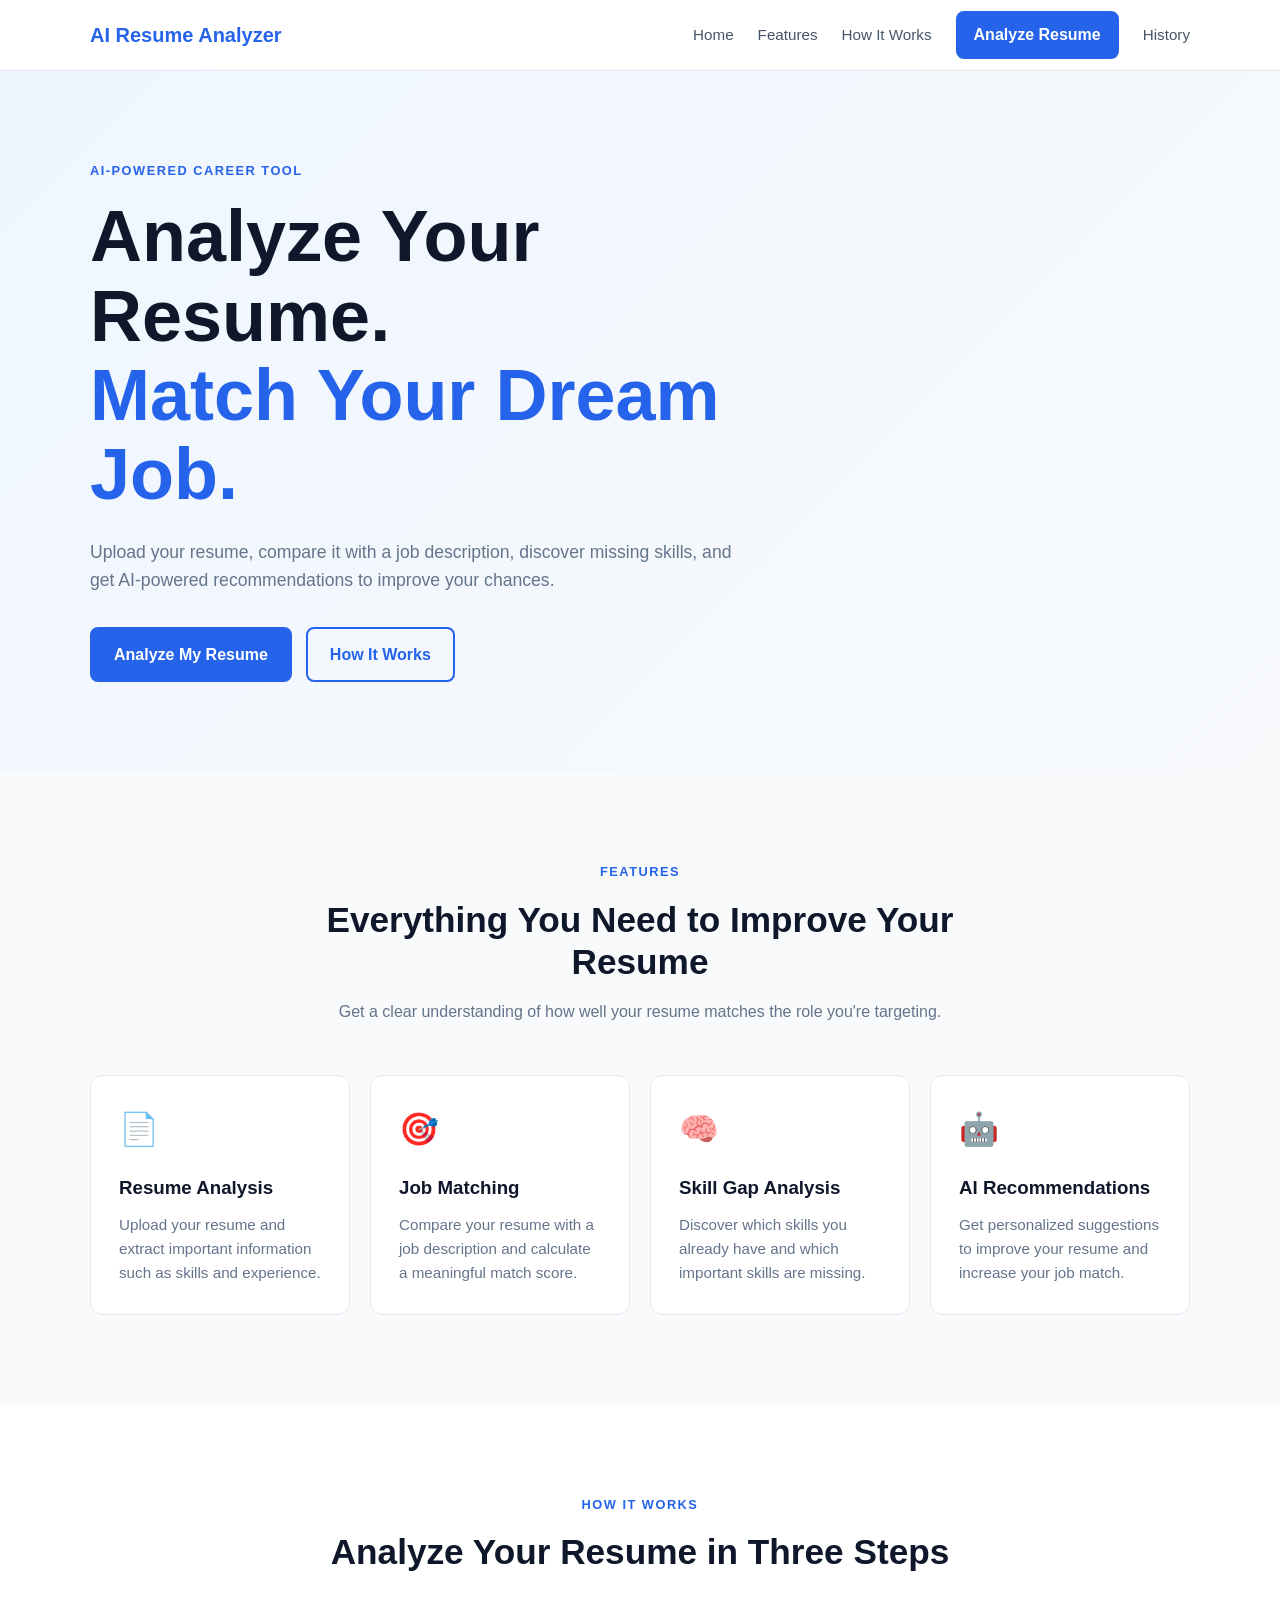
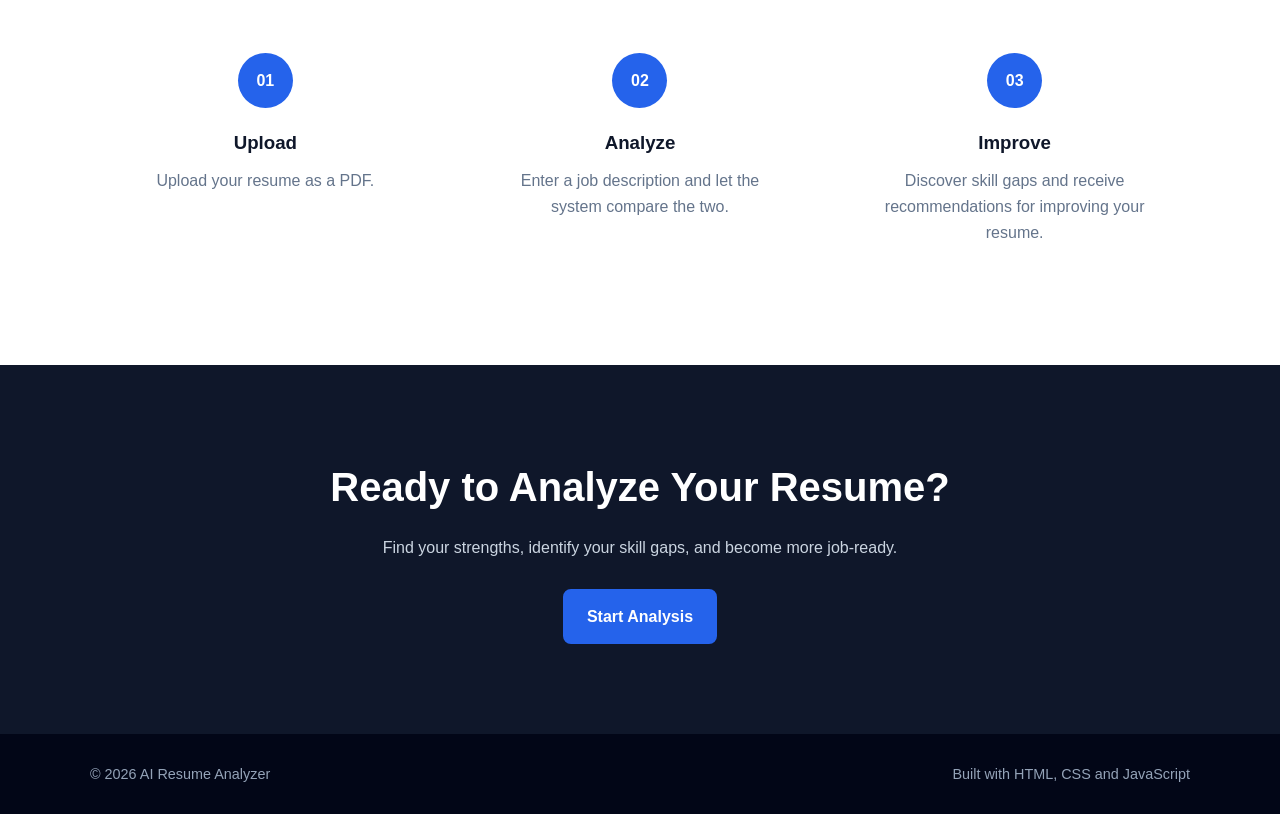
<file: frontend/index.html>
<!DOCTYPE html>
<html lang="en">
<head>
    <meta charset="UTF-8">
    <meta name="viewport" content="width=device-width, initial-scale=1.0">

    <title>AI Resume Analyzer</title>

    <link rel="stylesheet" href="css/style.css">
</head>

<body>

    <!-- Navigation -->
    <header>
        <nav class="navbar container">

            <a href="index.html" class="logo">
                AI Resume Analyzer
            </a>

            <div class="nav-links">
                <a href="index.html">Home</a>
                <a href="#features">Features</a>
                <a href="#how-it-works">How It Works</a>
                <a href="analyze.html" class="btn btn-small">Analyze Resume</a>
                <a href="history.html">History</a>
            </div>

        </nav>
    </header>


    <!-- Hero Section -->
    <main>

        <section class="hero">

            <div class="container hero-content">

                <div class="hero-text">

                    <p class="hero-label">AI-POWERED CAREER TOOL</p>

                    <h1>
                        Analyze Your Resume.
                        <span>Match Your Dream Job.</span>
                    </h1>

                    <p class="hero-description">
                        Upload your resume, compare it with a job description,
                        discover missing skills, and get AI-powered recommendations
                        to improve your chances.
                    </p>

                    <div class="hero-buttons">
                        <a href="analyze.html" class="btn">
                            Analyze My Resume
                        </a>

                        <a href="#how-it-works" class="btn btn-secondary">
                            How It Works
                        </a>
                    </div>

                </div>

            </div>

        </section>


        <!-- Features Section -->
        <section id="features" class="section">

            <div class="container">

                <div class="section-heading">
                    <p class="section-label">FEATURES</p>

                    <h2>
                        Everything You Need to Improve Your Resume
                    </h2>

                    <p>
                        Get a clear understanding of how well your resume
                        matches the role you're targeting.
                    </p>
                </div>


                <div class="features-grid">

                    <article class="card">

                        <div class="card-icon">📄</div>

                        <h3>Resume Analysis</h3>

                        <p>
                            Upload your resume and extract important
                            information such as skills and experience.
                        </p>

                    </article>


                    <article class="card">

                        <div class="card-icon">🎯</div>

                        <h3>Job Matching</h3>

                        <p>
                            Compare your resume with a job description
                            and calculate a meaningful match score.
                        </p>

                    </article>


                    <article class="card">

                        <div class="card-icon">🧠</div>

                        <h3>Skill Gap Analysis</h3>

                        <p>
                            Discover which skills you already have and
                            which important skills are missing.
                        </p>

                    </article>


                    <article class="card">

                        <div class="card-icon">🤖</div>

                        <h3>AI Recommendations</h3>

                        <p>
                            Get personalized suggestions to improve your
                            resume and increase your job match.
                        </p>

                    </article>

                </div>

            </div>

        </section>


        <!-- How It Works -->
        <section id="how-it-works" class="section section-alt">

            <div class="container">

                <div class="section-heading">

                    <p class="section-label">HOW IT WORKS</p>

                    <h2>
                        Analyze Your Resume in Three Steps
                    </h2>

                </div>


                <div class="steps-grid">

                    <article class="step">

                        <div class="step-number">01</div>

                        <h3>Upload</h3>

                        <p>
                            Upload your resume as a PDF.
                        </p>

                    </article>


                    <article class="step">

                        <div class="step-number">02</div>

                        <h3>Analyze</h3>

                        <p>
                            Enter a job description and let the system
                            compare the two.
                        </p>

                    </article>


                    <article class="step">

                        <div class="step-number">03</div>

                        <h3>Improve</h3>

                        <p>
                            Discover skill gaps and receive recommendations
                            for improving your resume.
                        </p>

                    </article>

                </div>

            </div>

        </section>


        <!-- Call To Action -->
        <section class="cta">

            <div class="container cta-content">

                <h2>
                    Ready to Analyze Your Resume?
                </h2>

                <p>
                    Find your strengths, identify your skill gaps,
                    and become more job-ready.
                </p>

                <a href="analyze.html" class="btn">
                    Start Analysis
                </a>

            </div>

        </section>

    </main>


    <!-- Footer -->
    <footer>

        <div class="container footer-content">

            <p>
                © 2026 AI Resume Analyzer
            </p>

            <p>
                Built with HTML, CSS and JavaScript
            </p>

        </div>

    </footer>


</body>
</html>
</file>
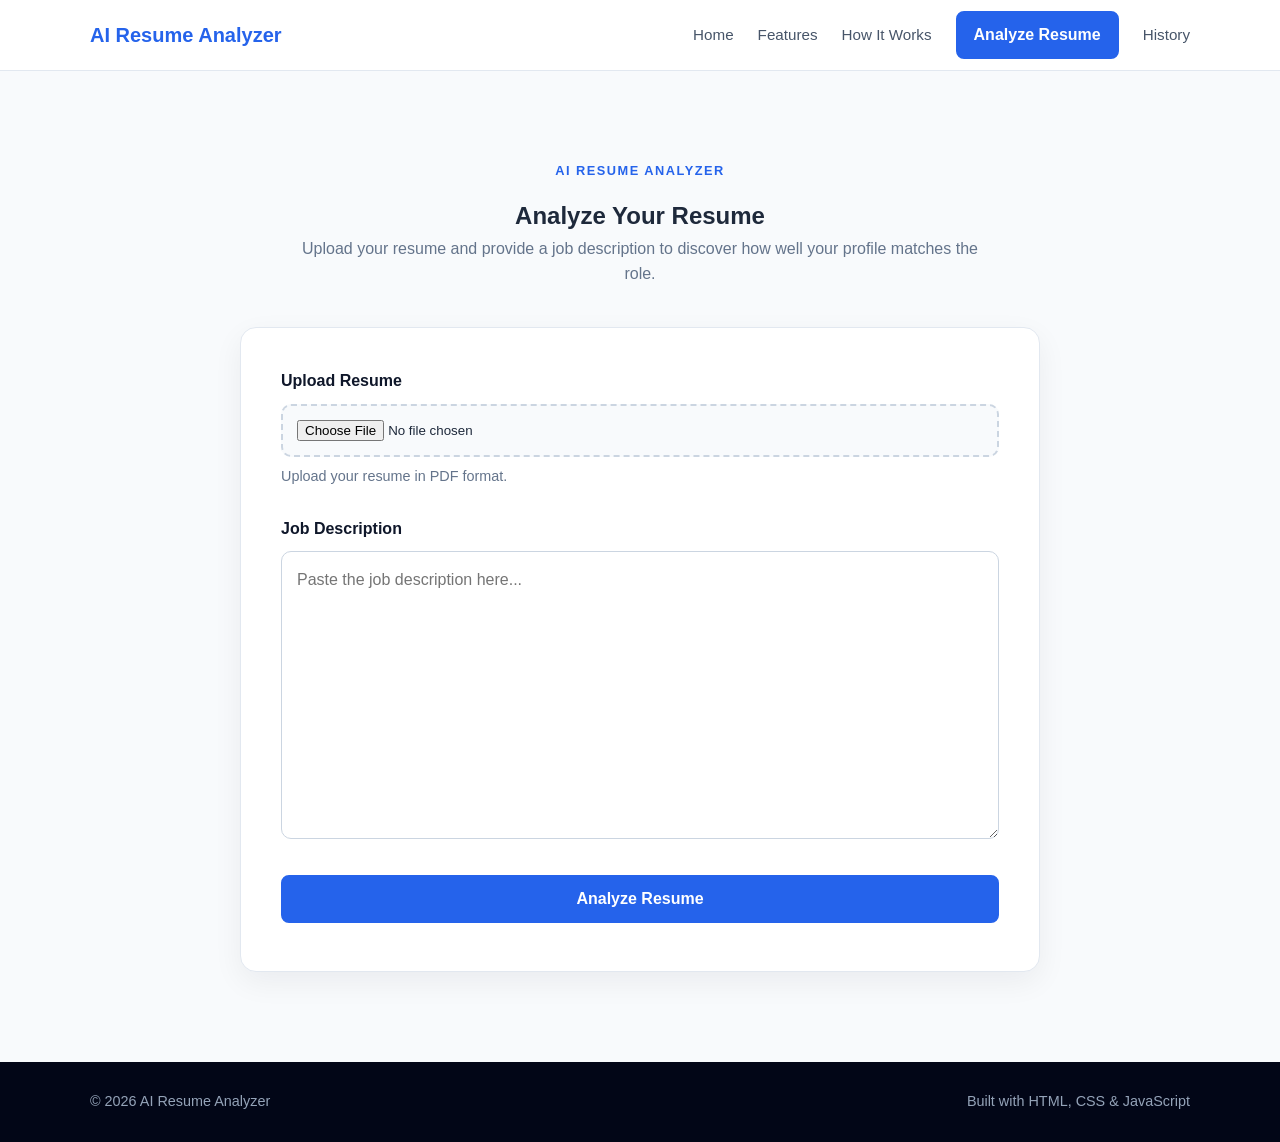
<file: frontend/analyze.html>
<!DOCTYPE html>
<html lang="en">
<head>
    <meta charset="UTF-8">
    <meta name="viewport" content="width=device-width, initial-scale=1.0">

    <title>Analyze Resume | AI Resume Analyzer</title>

    <link rel="stylesheet" href="css/style.css">
</head>

<body>

    <!-- ==============================
         NAVBAR
    =============================== -->

    <header>
        <nav class="navbar container">

            <a href="index.html" class="logo">
                AI Resume Analyzer
            </a>

            <div class="nav-links">
                <a href="index.html">Home</a>
                <a href="index.html#features">Features</a>
                <a href="index.html#how-it-works">How It Works</a>
                <a href="analyze.html" class="btn btn-small">
                    Analyze Resume
                </a>
                <a href="history.html">History</a>
            </div>

        </nav>
    </header>


    <!-- ==============================
         ANALYZER SECTION
    =============================== -->

    <main>

        <section class="section analyzer-section">

            <div class="container">

                <div class="section-heading">

                    <p class="section-label">
                        AI RESUME ANALYZER
                    </p>

                    <h1>
                        Analyze Your Resume
                    </h1>

                    <p>
                        Upload your resume and provide a job description
                        to discover how well your profile matches the role.
                    </p>

                </div>


                <!-- ==============================
                     ANALYZER FORM
                =============================== -->

                <form id="resumeForm" class="analyzer-form" onsubmit="return false;">


                    <!-- Resume Upload -->

                    <div class="form-group">

                        <label for="resume">
                            Upload Resume
                        </label>

                        <input
                            type="file"
                            id="resume"
                            name="resume"
                            accept=".pdf"
                        >

                        <p class="form-help">
                            Upload your resume in PDF format.
                        </p>

                        <p
                            id="fileName"
                            class="file-name"
                        ></p>

                        <p
                            id="fileError"
                            class="form-error"
                        ></p>

                    </div>


                    <!-- Job Description -->

                    <div class="form-group">

                        <label for="jobDescription">
                            Job Description
                        </label>

                        <textarea
                            id="jobDescription"
                            name="jobDescription"
                            rows="10"
                            placeholder="Paste the job description here..."
                        ></textarea>

                        <p
                            id="jobError"
                            class="form-error"
                        ></p>

                    </div>


                    <!-- Analyze Button -->

                    <button
                        type="button"
                        id="analyzeButton"
                        class="btn analyze-button"
                    >
                        Analyze Resume
                    </button>


                    <!-- Loading Message -->

                    <div
                        id="loadingMessage"
                        class="loading-message"
                        hidden
                    >
                        <p>
                            Analyzing your resume...
                        </p>

                        <p class="form-help">
                            Please wait while we process your resume.
                        </p>
                    </div>


                    <!-- General Error -->

                    <p
                        id="generalError"
                        class="form-error"
                    ></p>

                </form>

            </div>

        </section>

    </main>


    <!-- ==============================
         FOOTER
    =============================== -->

    <footer>

        <div class="footer-content container">

            <p>
                © 2026 AI Resume Analyzer
            </p>

            <p>
                Built with HTML, CSS & JavaScript
            </p>

        </div>

    </footer>

<script src="js/analyze.js"></script>
</body>
</html>
</file>
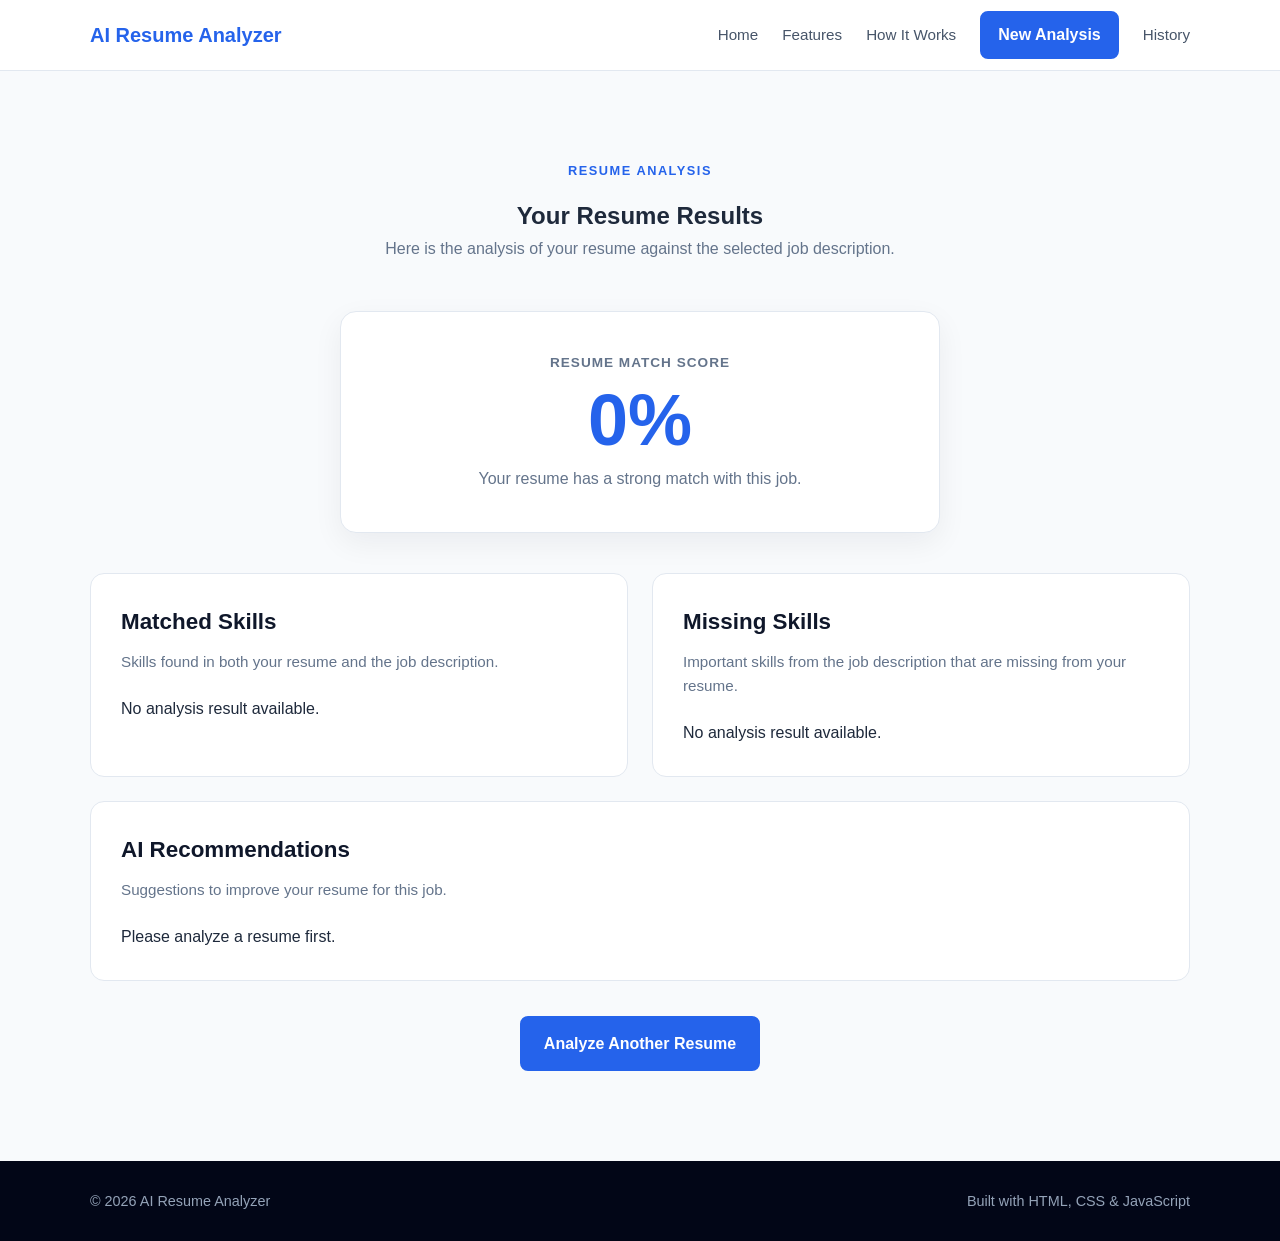
<file: frontend/dashboard.html>
<!DOCTYPE html>
<html lang="en">

<head>
    <meta charset="UTF-8">
    <meta name="viewport" content="width=device-width, initial-scale=1.0">

    <title>Analysis Results | AI Resume Analyzer</title>

    <link rel="stylesheet" href="css/style.css">
</head>

<body>

    <!-- ==============================
         NAVBAR
    =============================== -->

    <header>

        <nav class="navbar container">

            <a href="index.html" class="logo">
                AI Resume Analyzer
            </a>

            <div class="nav-links">

                <a href="index.html">
                    Home
                </a>

                <a href="index.html#features">
                    Features
                </a>

                <a href="index.html#how-it-works">
                    How It Works
                </a>

                <a href="analyze.html" class="btn btn-small">
                    New Analysis
                </a>
                <a href="history.html">History</a>
            </div>

        </nav>

    </header>


    <!-- ==============================
         DASHBOARD
    =============================== -->

    <main>

        <section class="section dashboard-section">

            <div class="container">

                <!-- Page Heading -->

                <div class="section-heading">

                    <p class="section-label">
                        RESUME ANALYSIS
                    </p>

                    <h1>
                        Your Resume Results
                    </h1>

                    <p>
                        Here is the analysis of your resume against
                        the selected job description.
                    </p>

                </div>


                <!-- ==============================
                     MATCH SCORE
                =============================== -->

                <div class="score-card">

                    <p class="score-label">
                        RESUME MATCH SCORE
                    </p>

                    <div class="score">
                        <span id="matchScore">82</span>%
                    </div>

                    <p class="score-description">
                        Your resume has a strong match with this job.
                    </p>

                </div>


                <!-- ==============================
                     SKILLS GRID
                =============================== -->

                <div class="results-grid">


                    <!-- Matched Skills -->

                    <article class="result-card">

                        <h2>
                            Matched Skills
                        </h2>

                        <p class="result-description">
                            Skills found in both your resume and
                            the job description.
                        </p>

                        <div
                            id="matchedSkills"
                            class="skill-list"
                        >

                            <span class="skill matched">
                                Python
                            </span>

                            <span class="skill matched">
                                Django
                            </span>

                            <span class="skill matched">
                                PostgreSQL
                            </span>

                            <span class="skill matched">
                                Git
                            </span>

                        </div>

                    </article>


                    <!-- Missing Skills -->

                    <article class="result-card">

                        <h2>
                            Missing Skills
                        </h2>

                        <p class="result-description">
                            Important skills from the job description
                            that are missing from your resume.
                        </p>

                        <div
                            id="missingSkills"
                            class="skill-list"
                        >

                            <span class="skill missing">
                                Docker
                            </span>

                            <span class="skill missing">
                                AWS
                            </span>

                            <span class="skill missing">
                                React
                            </span>

                        </div>

                    </article>

                </div>


                <!-- ==============================
                     AI RECOMMENDATIONS
                =============================== -->

                <article class="recommendations-card">

                    <h2>
                        AI Recommendations
                    </h2>

                    <p class="result-description">
                        Suggestions to improve your resume
                        for this job.
                    </p>

                    <div
                        id="recommendations"
                        class="recommendations-list"
                    >

                        <div class="recommendation">
                            <span class="recommendation-number">
                                01
                            </span>

                            <p>
                                Add more REST API development
                                experience to your projects.
                            </p>
                        </div>


                        <div class="recommendation">
                            <span class="recommendation-number">
                                02
                            </span>

                            <p>
                                Highlight your PostgreSQL
                                database experience.
                            </p>
                        </div>


                        <div class="recommendation">
                            <span class="recommendation-number">
                                03
                            </span>

                            <p>
                                Consider adding Docker experience
                                to your technical skills.
                            </p>
                        </div>

                    </div>

                </article>


                <!-- ==============================
                     ACTION
                =============================== -->

                <div class="dashboard-action">

                    <a
                        href="analyze.html"
                        class="btn"
                    >
                        Analyze Another Resume
                    </a>

                </div>

            </div>

        </section>

    </main>


    <!-- ==============================
         FOOTER
    =============================== -->

    <footer>

        <div class="footer-content container">

            <p>
                © 2026 AI Resume Analyzer
            </p>

            <p>
                Built with HTML, CSS & JavaScript
            </p>

        </div>

    </footer>
<script src="js/dashboard.js"></script>
</body>

</html>
</file>
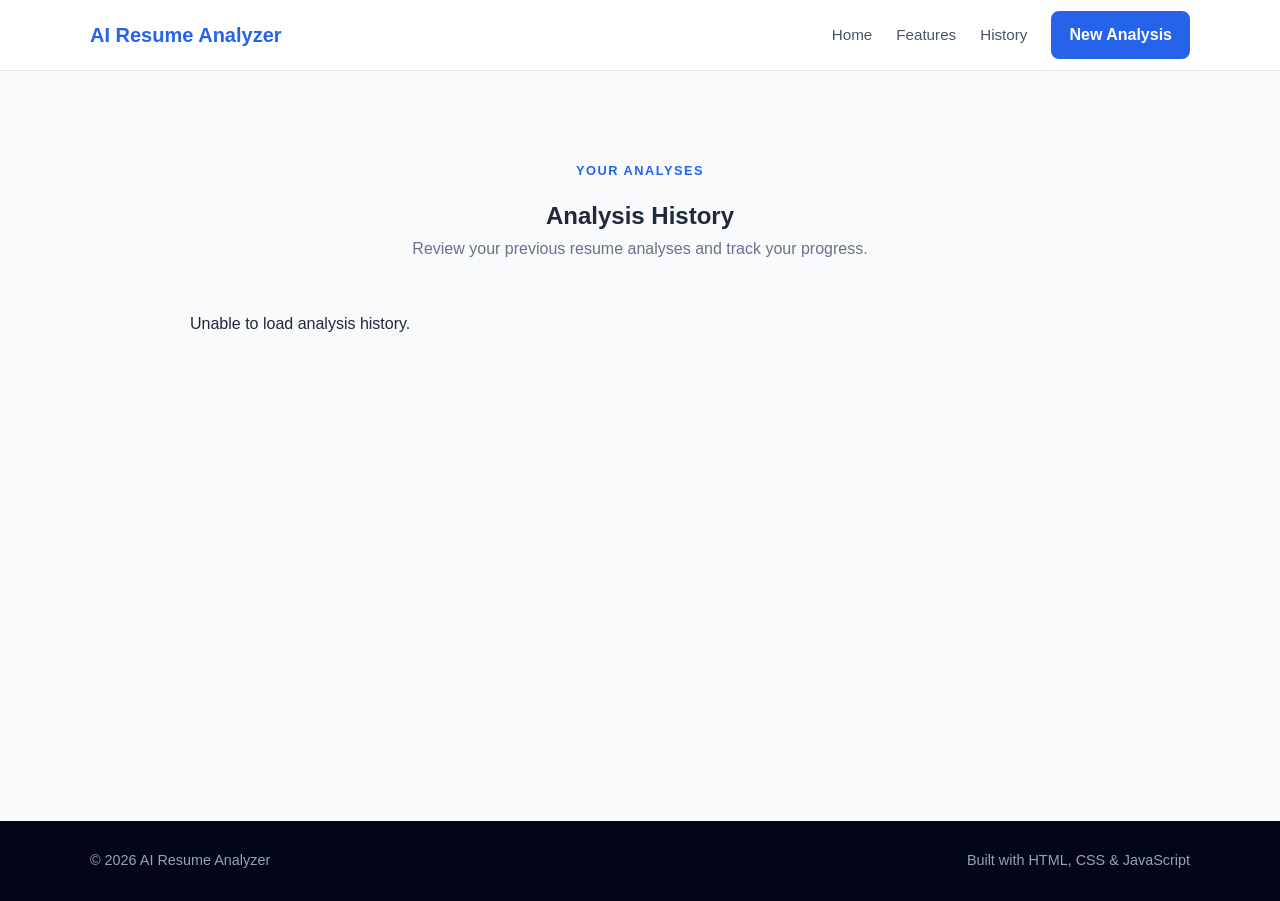
<file: frontend/history.html>
<!DOCTYPE html>
<html lang="en">

<head>
    <meta charset="UTF-8">
    <meta name="viewport" content="width=device-width, initial-scale=1.0">

    <title>Analysis History | AI Resume Analyzer</title>

    <link rel="stylesheet" href="css/style.css">
</head>

<body>

    <!-- ==============================
         NAVBAR
    =============================== -->

    <header>

        <nav class="navbar container">

            <a href="index.html" class="logo">
                AI Resume Analyzer
            </a>

            <div class="nav-links">

                <a href="index.html">
                    Home
                </a>

                <a href="index.html#features">
                    Features
                </a>

                <a href="history.html">
                    History
                </a>

                <a href="analyze.html" class="btn btn-small">
                    New Analysis
                </a>

            </div>

        </nav>

    </header>


    <!-- ==============================
         HISTORY
    =============================== -->

    <main>

        <section class="section history-section">

            <div class="container">

                <div class="section-heading">

                    <p class="section-label">
                        YOUR ANALYSES
                    </p>

                    <h1>
                        Analysis History
                    </h1>

                    <p>
                        Review your previous resume analyses
                        and track your progress.
                    </p>

                </div>


                <!-- ==============================
                     HISTORY LIST
                =============================== -->

                <div
                    id="historyList"
                    class="history-list"
                >

                    <!-- History item 1 -->

                    <article class="history-card">

                        <div class="history-info">

                            <h2>
                                Python Developer
                            </h2>

                            <p>
                                Resume: abhilash_resume.pdf
                            </p>

                            <span>
                                September 10, 2026
                            </span>

                        </div>

                        <div class="history-score">

                            <strong>
                                87%
                            </strong>

                            <a
                                href="dashboard.html"
                                class="btn btn-small"
                            >
                                View Results
                            </a>

                        </div>

                    </article>


                    <!-- History item 2 -->

                    <article class="history-card">

                        <div class="history-info">

                            <h2>
                                AI/ML Engineer
                            </h2>

                            <p>
                                Resume: abhilash_resume.pdf
                            </p>

                            <span>
                                September 8, 2026
                            </span>

                        </div>

                        <div class="history-score">

                            <strong>
                                79%
                            </strong>

                            <a
                                href="dashboard.html"
                                class="btn btn-small"
                            >
                                View Results
                            </a>

                        </div>

                    </article>


                    <!-- History item 3 -->

                    <article class="history-card">

                        <div class="history-info">

                            <h2>
                                Backend Developer
                            </h2>

                            <p>
                                Resume: abhilash_resume.pdf
                            </p>

                            <span>
                                September 5, 2026
                            </span>

                        </div>

                        <div class="history-score">

                            <strong>
                                72%
                            </strong>

                            <a
                                href="dashboard.html"
                                class="btn btn-small"
                            >
                                View Results
                            </a>

                        </div>

                    </article>

                </div>

            </div>

        </section>

    </main>


    <!-- ==============================
         FOOTER
    =============================== -->

    <footer>

        <div class="footer-content container">

            <p>
                © 2026 AI Resume Analyzer
            </p>

            <p>
                Built with HTML, CSS & JavaScript
            </p>

        </div>

    </footer>
<script src="js/history.js"></script>
</body>

</html>
</file>
<file: frontend/css/style.css>
/* =========================================
   GLOBAL RESET
========================================= */

* {
    margin: 0;
    padding: 0;
    box-sizing: border-box;
}

html {
    scroll-behavior: smooth;
}

body {
    font-family: Arial, Helvetica, sans-serif;
    line-height: 1.6;
    background: #f8fafc;
    color: #1e293b;
}

a {
    text-decoration: none;
    color: inherit;
}

.container {
    width: min(1100px, 90%);
    margin: 0 auto;
}


/* =========================================
   NAVBAR
========================================= */

header {
    background: #ffffff;
    border-bottom: 1px solid #e2e8f0;
    position: sticky;
    top: 0;
    z-index: 1000;
}

.navbar {
    min-height: 70px;
    display: flex;
    align-items: center;
    justify-content: space-between;
    gap: 30px;
}

.logo {
    font-size: 1.25rem;
    font-weight: 700;
    color: #2563eb;
}

.nav-links {
    display: flex;
    align-items: center;
    gap: 24px;
}

.nav-links > a:not(.btn) {
    color: #475569;
    font-size: 0.95rem;
    transition: color 0.2s ease;
}

.nav-links > a:not(.btn):hover {
    color: #2563eb;
}


/* =========================================
   BUTTONS
========================================= */

.btn {
    display: inline-block;
    padding: 13px 22px;
    border-radius: 8px;
    background: #2563eb;
    color: #ffffff;
    font-weight: 600;
    border: 2px solid #2563eb;
    transition: all 0.2s ease;
}

.btn:hover {
    background: #1d4ed8;
    border-color: #1d4ed8;
    transform: translateY(-2px);
}

.btn-secondary {
    background: transparent;
    color: #2563eb;
}

.btn-secondary:hover {
    background: #eff6ff;
    color: #1d4ed8;
}

.btn-small {
    padding: 9px 16px;
}


/* =========================================
   HERO
========================================= */

.hero {
    min-height: 650px;
    display: flex;
    align-items: center;
    background: linear-gradient(
        135deg,
        #eff6ff,
        #f8fafc
    );
}

.hero-content {
    padding: 90px 0;
}

.hero-text {
    max-width: 760px;
}

.hero-label,
.section-label {
    color: #2563eb;
    font-size: 0.8rem;
    font-weight: 700;
    letter-spacing: 1.5px;
    margin-bottom: 16px;
}

.hero h1 {
    font-size: clamp(2.5rem, 6vw, 4.5rem);
    line-height: 1.1;
    margin-bottom: 24px;
    color: #0f172a;
}

.hero h1 span {
    display: block;
    color: #2563eb;
}

.hero-description {
    max-width: 650px;
    font-size: 1.1rem;
    color: #64748b;
    margin-bottom: 32px;
}

.hero-buttons {
    display: flex;
    gap: 14px;
    flex-wrap: wrap;
}


/* =========================================
   SECTIONS
========================================= */

.section {
    padding: 90px 0;
}

.section-alt {
    background: #ffffff;
}

.section-heading {
    max-width: 700px;
    margin: 0 auto 50px;
    text-align: center;
}

.section-heading h2 {
    font-size: 2.2rem;
    line-height: 1.2;
    color: #0f172a;
    margin-bottom: 16px;
}

.section-heading > p:last-child {
    color: #64748b;
}


/* =========================================
   FEATURES
========================================= */

.features-grid {
    display: grid;
    grid-template-columns: repeat(4, 1fr);
    gap: 20px;
}

.card {
    background: #ffffff;
    border: 1px solid #e2e8f0;
    border-radius: 12px;
    padding: 28px;
    transition: transform 0.2s ease, box-shadow 0.2s ease;
}

.card:hover {
    transform: translateY(-5px);
    box-shadow: 0 12px 30px rgba(15, 23, 42, 0.08);
}

.card-icon {
    font-size: 2rem;
    margin-bottom: 18px;
}

.card h3 {
    color: #0f172a;
    margin-bottom: 10px;
}

.card p {
    color: #64748b;
    font-size: 0.95rem;
}


/* =========================================
   HOW IT WORKS
========================================= */

.steps-grid {
    display: grid;
    grid-template-columns: repeat(3, 1fr);
    gap: 24px;
}

.step {
    padding: 30px;
    text-align: center;
}

.step-number {
    width: 55px;
    height: 55px;
    margin: 0 auto 20px;
    border-radius: 50%;
    display: flex;
    align-items: center;
    justify-content: center;
    background: #2563eb;
    color: #ffffff;
    font-weight: 700;
}

.step h3 {
    margin-bottom: 10px;
    color: #0f172a;
}

.step p {
    color: #64748b;
}


/* =========================================
   CALL TO ACTION
========================================= */

.cta {
    padding: 90px 0;
    background: #0f172a;
    color: #ffffff;
}

.cta-content {
    text-align: center;
    max-width: 700px;
}

.cta h2 {
    font-size: 2.5rem;
    margin-bottom: 16px;
}

.cta p {
    color: #cbd5e1;
    margin-bottom: 28px;
}


/* =========================================
   FOOTER
========================================= */

footer {
    background: #020617;
    color: #94a3b8;
}

.footer-content {
    min-height: 80px;
    display: flex;
    align-items: center;
    justify-content: space-between;
    gap: 20px;
    font-size: 0.9rem;
}


/* =========================================
   RESPONSIVE DESIGN
========================================= */

@media (max-width: 900px) {

    .features-grid {
        grid-template-columns: repeat(2, 1fr);
    }

    .hero {
        min-height: auto;
    }

    .hero-content {
        padding: 70px 0;
    }
}


@media (max-width: 700px) {

    .navbar {
        flex-direction: column;
        padding: 20px 0;
    }

    .nav-links {
        flex-wrap: wrap;
        justify-content: center;
        gap: 14px;
    }

    .hero {
        text-align: center;
    }

    .hero-text {
        margin: 0 auto;
    }

    .hero-buttons {
        justify-content: center;
    }

    .features-grid,
    .steps-grid {
        grid-template-columns: 1fr;
    }

    .section {
        padding: 70px 0;
    }

    .section-heading h2 {
        font-size: 1.8rem;
    }

    .footer-content {
        flex-direction: column;
        justify-content: center;
        text-align: center;
        padding: 20px 0;
    }
}


@media (max-width: 450px) {

    .nav-links {
        flex-direction: column;
    }

    .hero h1 {
        font-size: 2.3rem;
    }

    .hero-description {
        font-size: 1rem;
    }

    .btn {
        width: 100%;
        text-align: center;
    }
}
/* =========================================
   ANALYZER PAGE
========================================= */

.analyzer-section {
    background: #f8fafc;
    min-height: calc(100vh - 150px);
}

.analyzer-section .section-heading {
    margin-bottom: 40px;
}


/* =========================================
   ANALYZER FORM
========================================= */

.analyzer-form {
    max-width: 800px;
    margin: 0 auto;
    padding: 40px;
    background: #ffffff;
    border: 1px solid #e2e8f0;
    border-radius: 16px;
    box-shadow: 0 10px 30px rgba(15, 23, 42, 0.06);
}


/* =========================================
   FORM GROUP
========================================= */

.form-group {
    margin-bottom: 28px;
}

.form-group label {
    display: block;
    margin-bottom: 10px;
    color: #0f172a;
    font-weight: 700;
}


/* =========================================
   FILE INPUT
========================================= */

.form-group input[type="file"] {
    width: 100%;
    padding: 14px;
    border: 2px dashed #cbd5e1;
    border-radius: 10px;
    background: #f8fafc;
    cursor: pointer;
}

.form-group input[type="file"]:hover {
    border-color: #2563eb;
}


/* =========================================
   TEXTAREA
========================================= */

.form-group textarea {
    width: 100%;
    padding: 15px;
    border: 1px solid #cbd5e1;
    border-radius: 10px;
    font-family: inherit;
    font-size: 1rem;
    line-height: 1.6;
    resize: vertical;
    outline: none;
    transition: border-color 0.2s ease, box-shadow 0.2s ease;
}

.form-group textarea:focus {
    border-color: #2563eb;
    box-shadow: 0 0 0 3px rgba(37, 99, 235, 0.12);
}


/* =========================================
   FORM HELP TEXT
========================================= */

.form-help {
    margin-top: 8px;
    color: #64748b;
    font-size: 0.9rem;
}


/* =========================================
   FILE NAME
========================================= */

.file-name {
    margin-top: 10px;
    color: #2563eb;
    font-size: 0.9rem;
    font-weight: 600;
}


/* =========================================
   FORM ERRORS
========================================= */

.form-error {
    margin-top: 8px;
    color: #dc2626;
    font-size: 0.9rem;
}


/* =========================================
   ANALYZE BUTTON
========================================= */

.analyze-button {
    width: 100%;
    cursor: pointer;
    font-size: 1rem;
}


/* =========================================
   LOADING MESSAGE
========================================= */

.loading-message {
    margin-top: 25px;
    padding: 18px;
    text-align: center;
    background: #eff6ff;
    border: 1px solid #bfdbfe;
    border-radius: 10px;
}

.loading-message p:first-child {
    color: #2563eb;
    font-weight: 700;
}


/* =========================================
   ANALYZER RESPONSIVE DESIGN
========================================= */

@media (max-width: 700px) {

    .analyzer-form {
        padding: 25px;
    }

}

@media (max-width: 450px) {

    .analyzer-form {
        padding: 20px;
    }

}
/* =========================================
   DASHBOARD
========================================= */

.dashboard-section {
    background: #f8fafc;
    min-height: calc(100vh - 150px);
}


/* =========================================
   SCORE CARD
========================================= */

.score-card {
    max-width: 600px;
    margin: 0 auto 40px;
    padding: 40px;
    text-align: center;
    background: #ffffff;
    border: 1px solid #e2e8f0;
    border-radius: 16px;
    box-shadow: 0 10px 30px rgba(15, 23, 42, 0.06);
}

.score-label {
    color: #64748b;
    font-size: 0.85rem;
    font-weight: 700;
    letter-spacing: 1px;
}

.score {
    margin: 10px 0;
    color: #2563eb;
    font-size: 4.5rem;
    font-weight: 800;
    line-height: 1;
}

.score-description {
    color: #64748b;
}


/* =========================================
   RESULTS GRID
========================================= */

.results-grid {
    display: grid;
    grid-template-columns: repeat(2, 1fr);
    gap: 24px;
    margin-bottom: 24px;
}


/* =========================================
   RESULT CARD
========================================= */

.result-card {
    padding: 30px;
    background: #ffffff;
    border: 1px solid #e2e8f0;
    border-radius: 14px;
}

.result-card h2,
.recommendations-card h2 {
    margin-bottom: 10px;
    color: #0f172a;
    font-size: 1.4rem;
}

.result-description {
    margin-bottom: 22px;
    color: #64748b;
    font-size: 0.95rem;
}


/* =========================================
   SKILL LIST
========================================= */

.skill-list {
    display: flex;
    flex-wrap: wrap;
    gap: 10px;
}

.skill {
    display: inline-block;
    padding: 8px 14px;
    border-radius: 20px;
    font-size: 0.9rem;
    font-weight: 600;
}

.skill.matched {
    background: #dcfce7;
    color: #166534;
}

.skill.missing {
    background: #fee2e2;
    color: #991b1b;
}


/* =========================================
   RECOMMENDATIONS
========================================= */

.recommendations-card {
    padding: 30px;
    background: #ffffff;
    border: 1px solid #e2e8f0;
    border-radius: 14px;
}

.recommendations-list {
    display: flex;
    flex-direction: column;
    gap: 18px;
}

.recommendation {
    display: flex;
    align-items: flex-start;
    gap: 16px;
    padding: 18px;
    background: #f8fafc;
    border-radius: 10px;
}

.recommendation-number {
    flex-shrink: 0;
    font-weight: 700;
    color: #2563eb;
}

.recommendation p {
    color: #475569;
}


/* =========================================
   DASHBOARD ACTION
========================================= */

.dashboard-action {
    margin-top: 35px;
    text-align: center;
}


/* =========================================
   DASHBOARD RESPONSIVE
========================================= */

@media (max-width: 700px) {

    .results-grid {
        grid-template-columns: 1fr;
    }

    .score-card,
    .result-card,
    .recommendations-card {
        padding: 25px;
    }

    .score {
        font-size: 3.5rem;
    }

}
/* =========================================
   HISTORY PAGE
========================================= */

.history-section {
    background: #f8fafc;
    min-height: calc(100vh - 150px);
}

.history-list {
    max-width: 900px;
    margin: 0 auto;
    display: flex;
    flex-direction: column;
    gap: 18px;
}


/* =========================================
   HISTORY CARD
========================================= */

.history-card {
    display: flex;
    align-items: center;
    justify-content: space-between;
    gap: 25px;
    padding: 25px 30px;
    background: #ffffff;
    border: 1px solid #e2e8f0;
    border-radius: 14px;
    transition: transform 0.2s ease, box-shadow 0.2s ease;
}

.history-card:hover {
    transform: translateY(-3px);
    box-shadow: 0 10px 25px rgba(15, 23, 42, 0.07);
}


/* =========================================
   HISTORY INFORMATION
========================================= */

.history-info h2 {
    margin-bottom: 6px;
    color: #0f172a;
    font-size: 1.2rem;
}

.history-info p {
    margin-bottom: 5px;
    color: #64748b;
    font-size: 0.9rem;
}

.history-info span {
    color: #94a3b8;
    font-size: 0.85rem;
}


/* =========================================
   HISTORY SCORE
========================================= */

.history-score {
    display: flex;
    align-items: center;
    gap: 20px;
}

.history-score strong {
    min-width: 60px;
    color: #2563eb;
    font-size: 1.4rem;
    text-align: center;
}


/* =========================================
   HISTORY RESPONSIVE
========================================= */

@media (max-width: 600px) {

    .history-card {
        flex-direction: column;
        align-items: flex-start;
        padding: 22px;
    }

    .history-score {
        width: 100%;
        justify-content: space-between;
    }

    .history-score .btn {
        width: auto;
    }

}

@media (max-width: 450px) {

    .history-score {
        flex-direction: column;
        align-items: stretch;
        gap: 12px;
    }

    .history-score strong {
        text-align: left;
    }

    .history-score .btn {
        width: 100%;
        text-align: center;
    }

}
/* ========================================
   ANALYZER FORM CLICK FIX
======================================== */

.analyzer-section {
    position: relative;
    z-index: 1;
}

.analyzer-form {
    position: relative;
    z-index: 10;
    pointer-events: auto;
}

.analyzer-form input,
.analyzer-form textarea,
.analyzer-form button {
    position: relative;
    z-index: 20;
    pointer-events: auto;
}

#analyzeButton {
    position: relative;
    z-index: 9999;
    pointer-events: auto;
    cursor: pointer;
}
</file>
